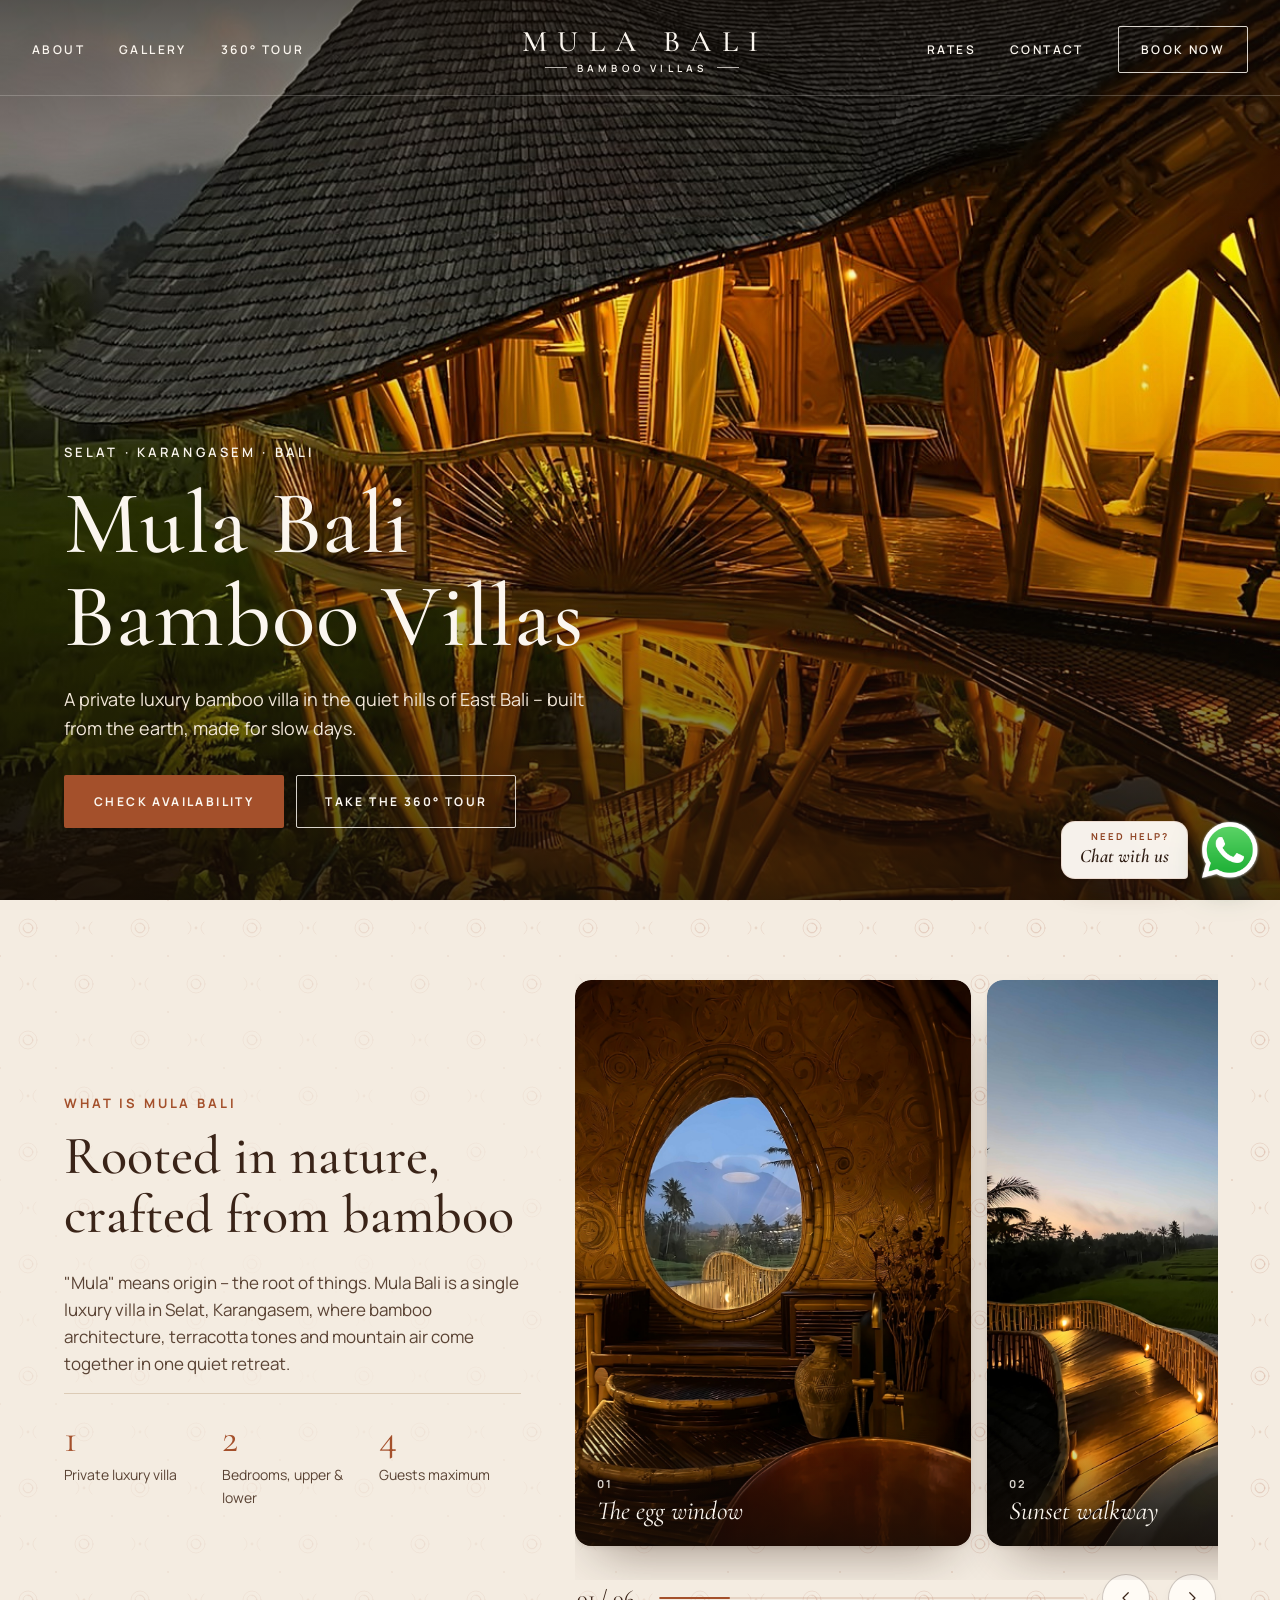
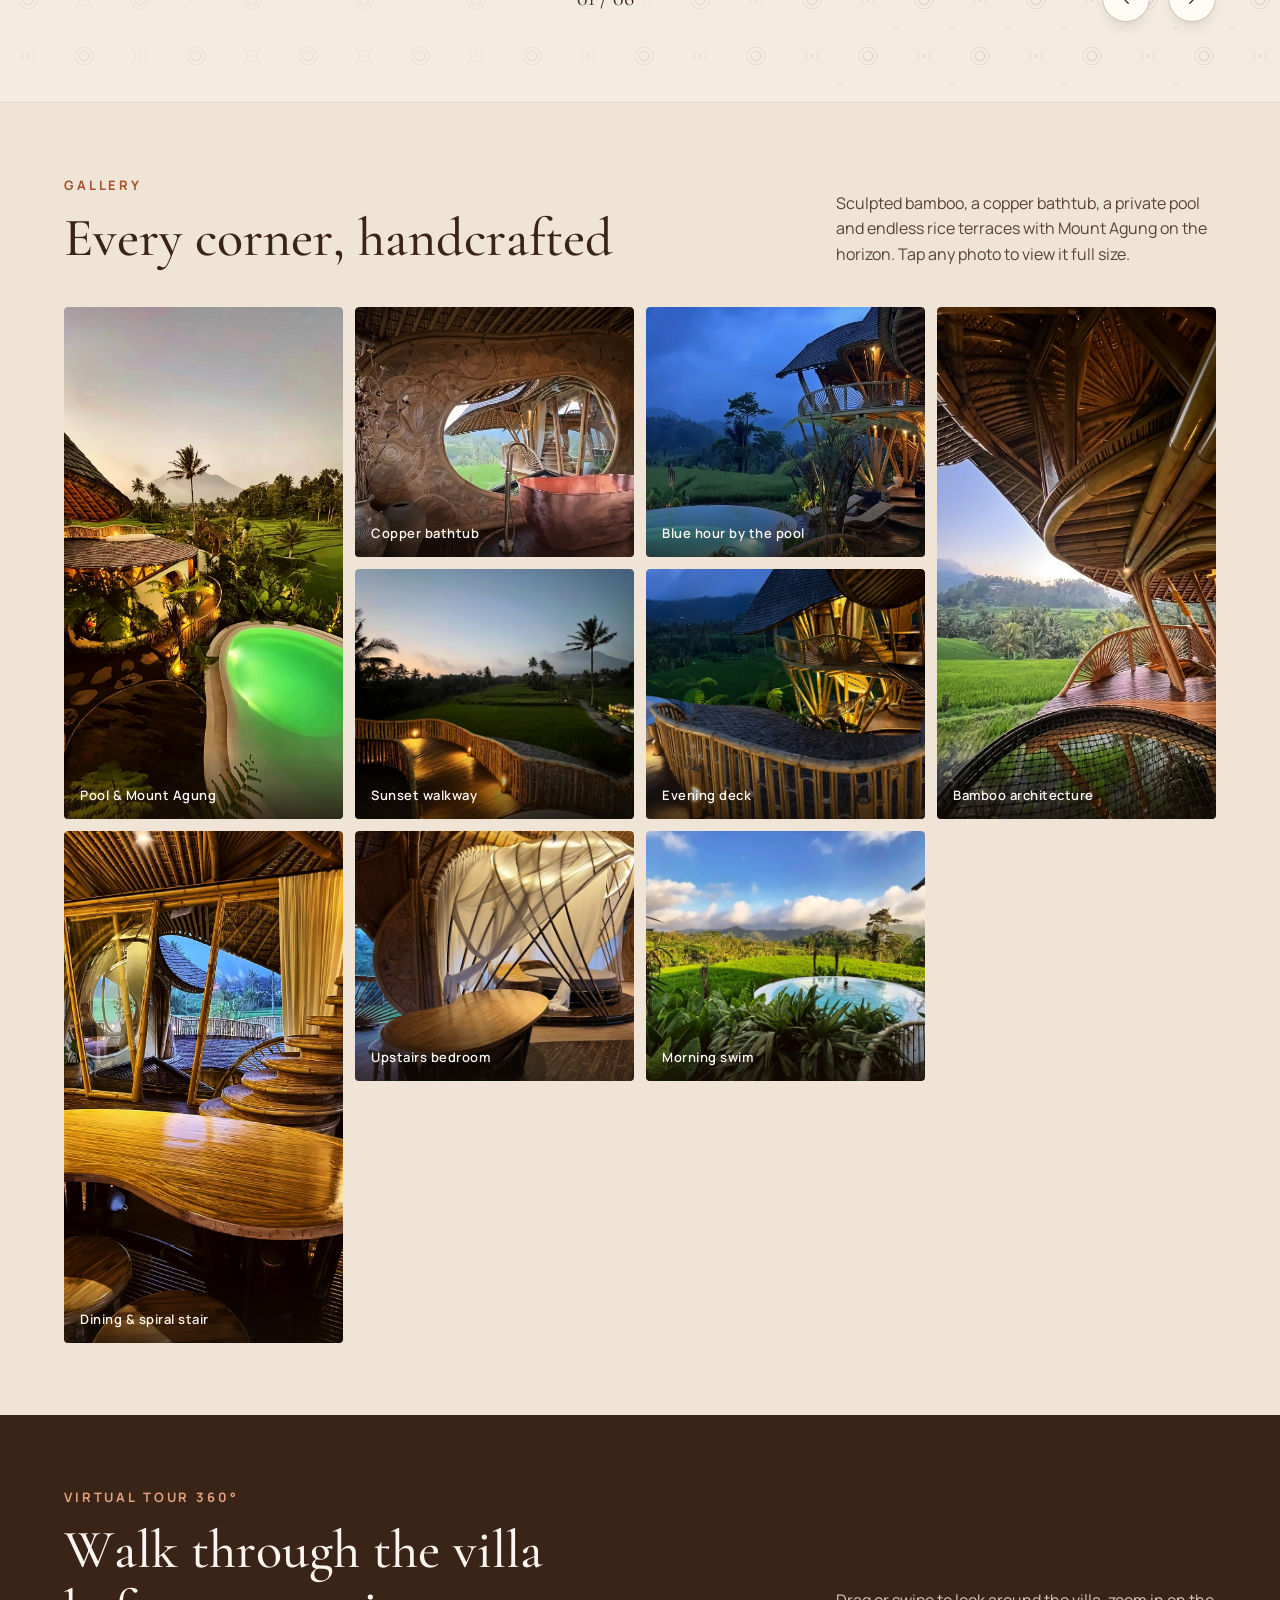
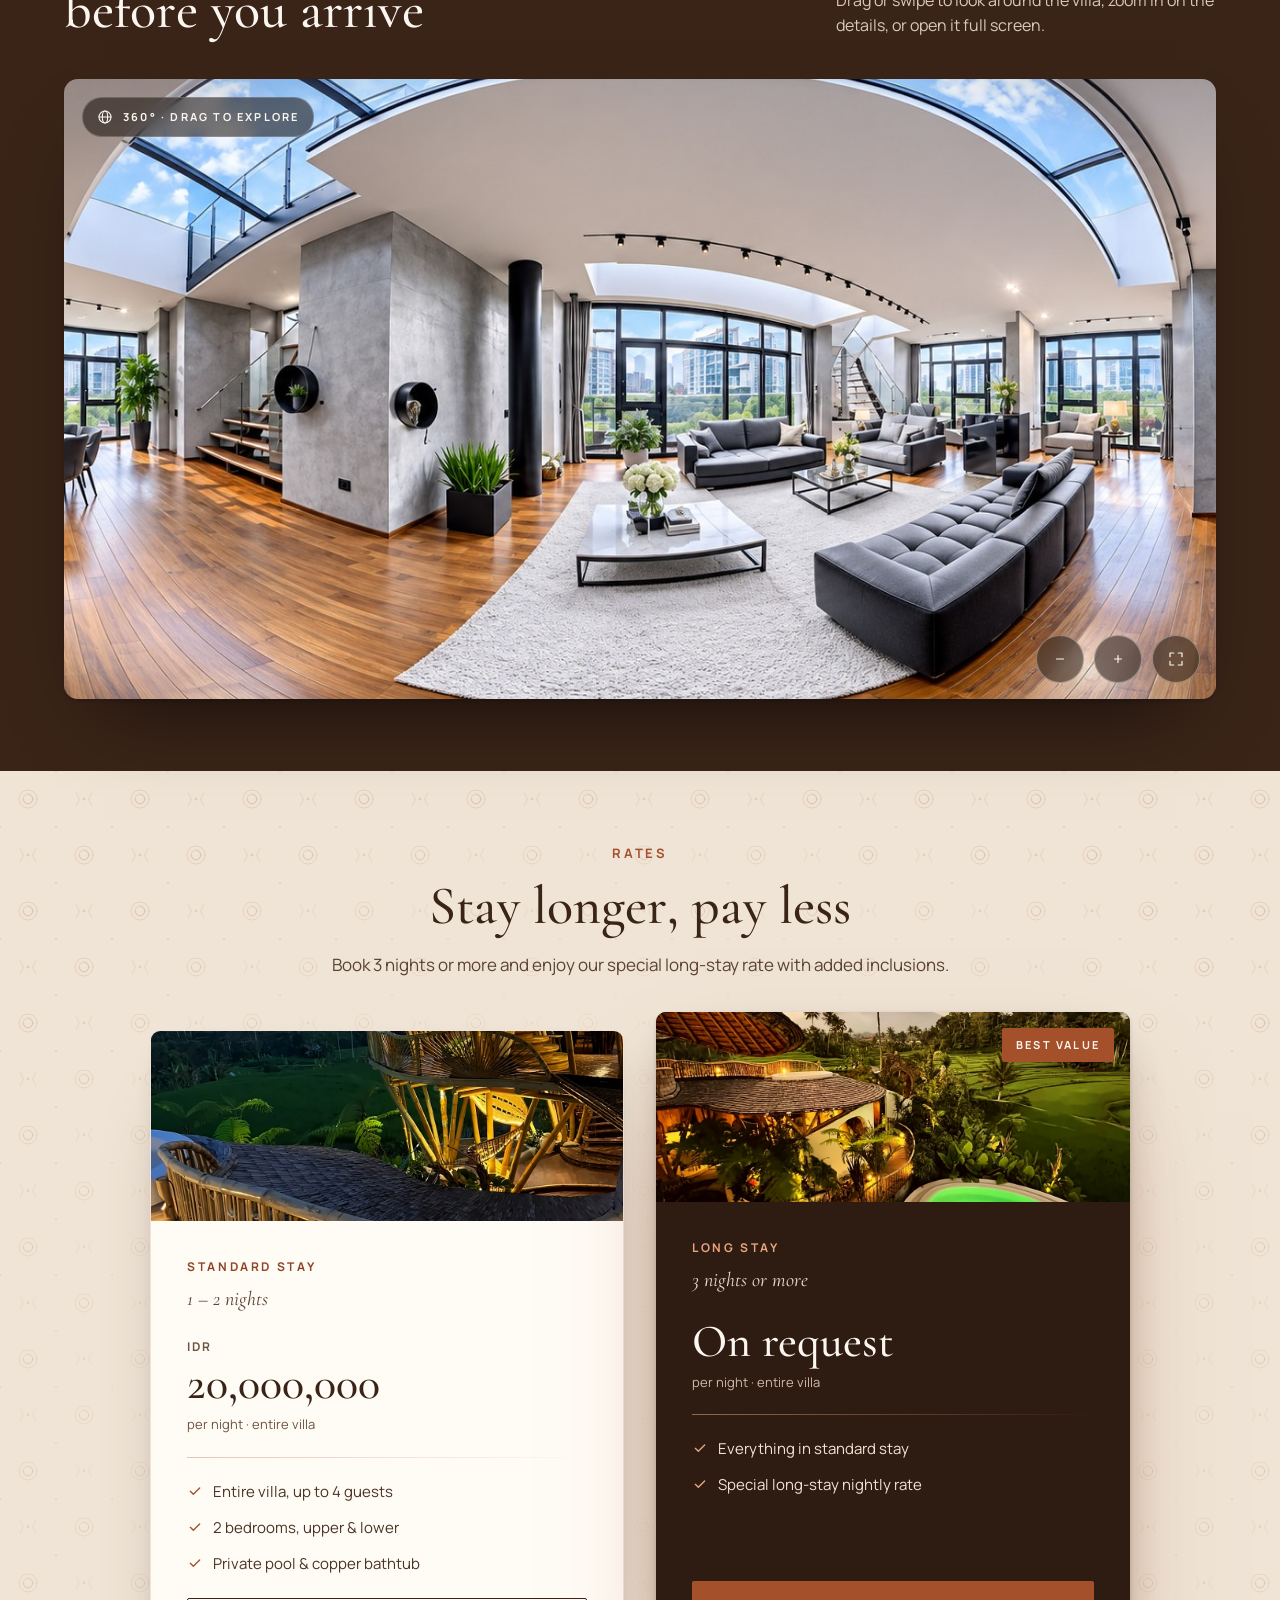
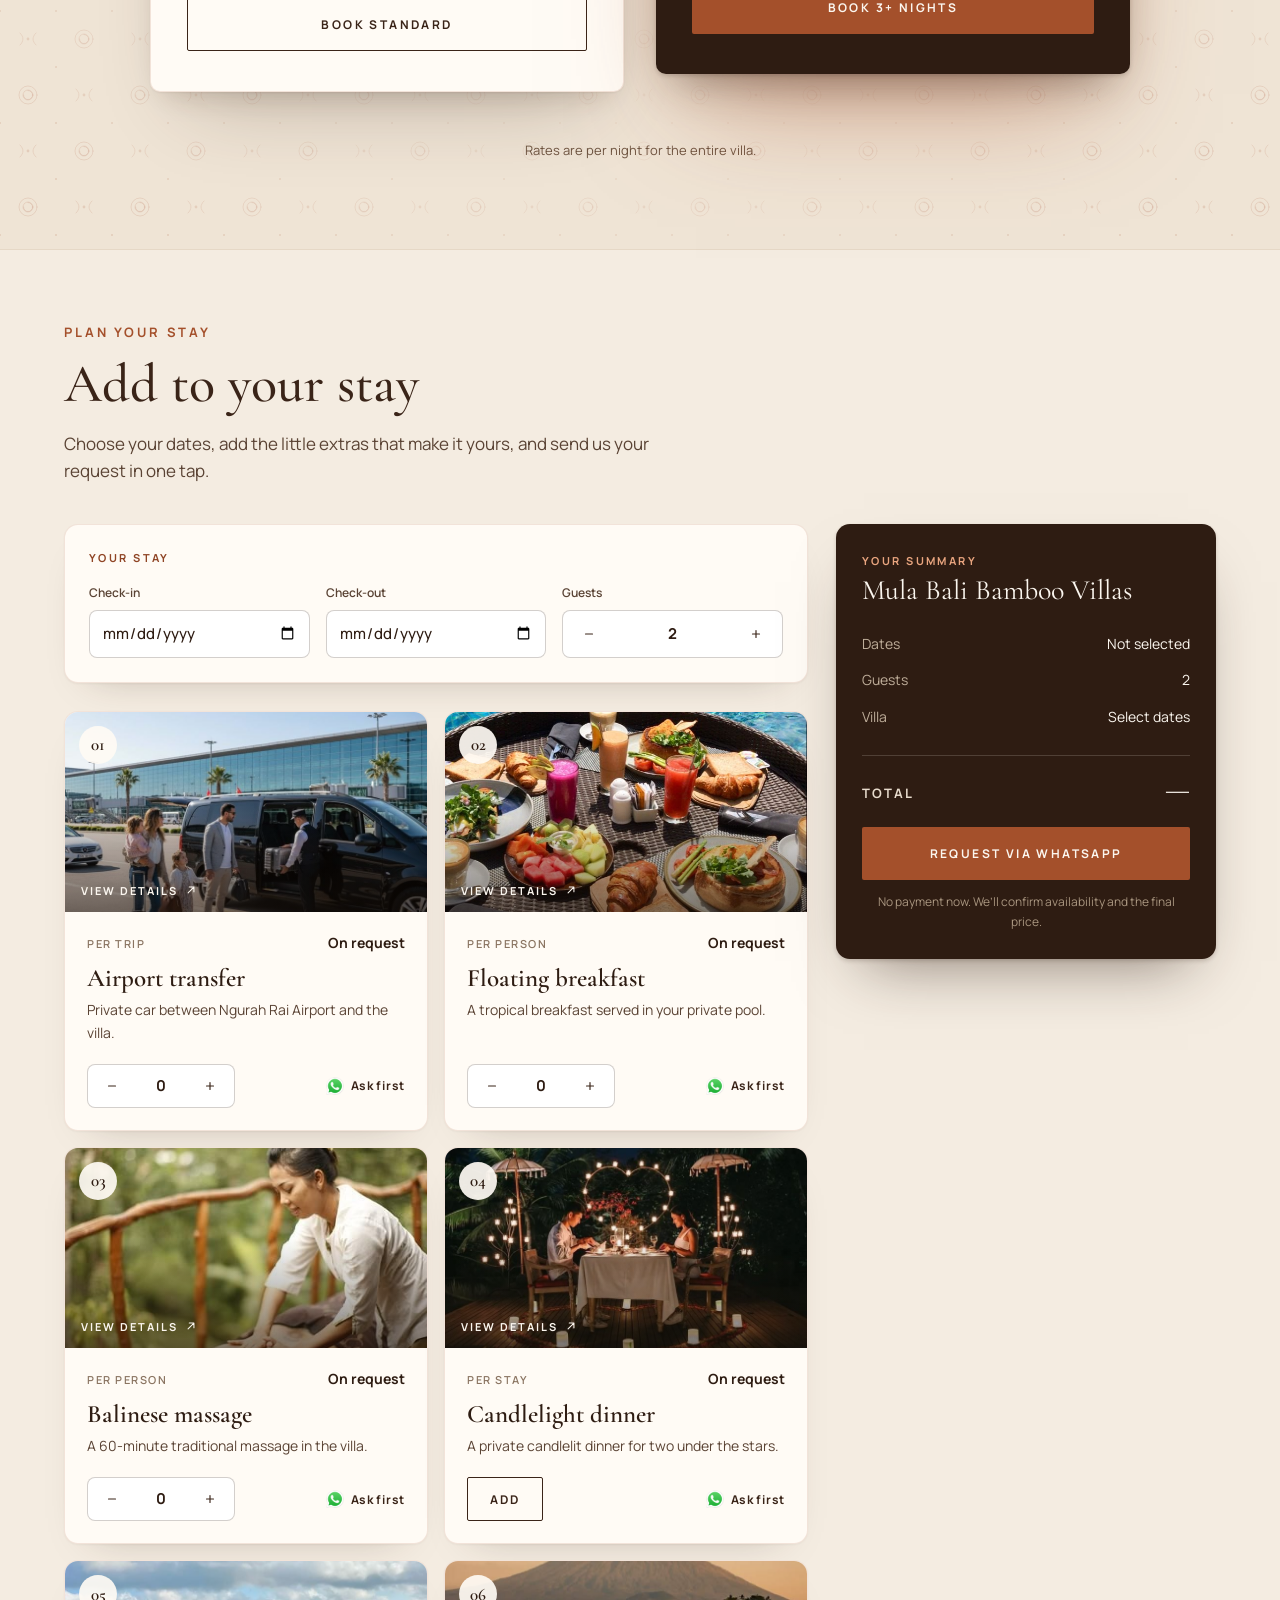
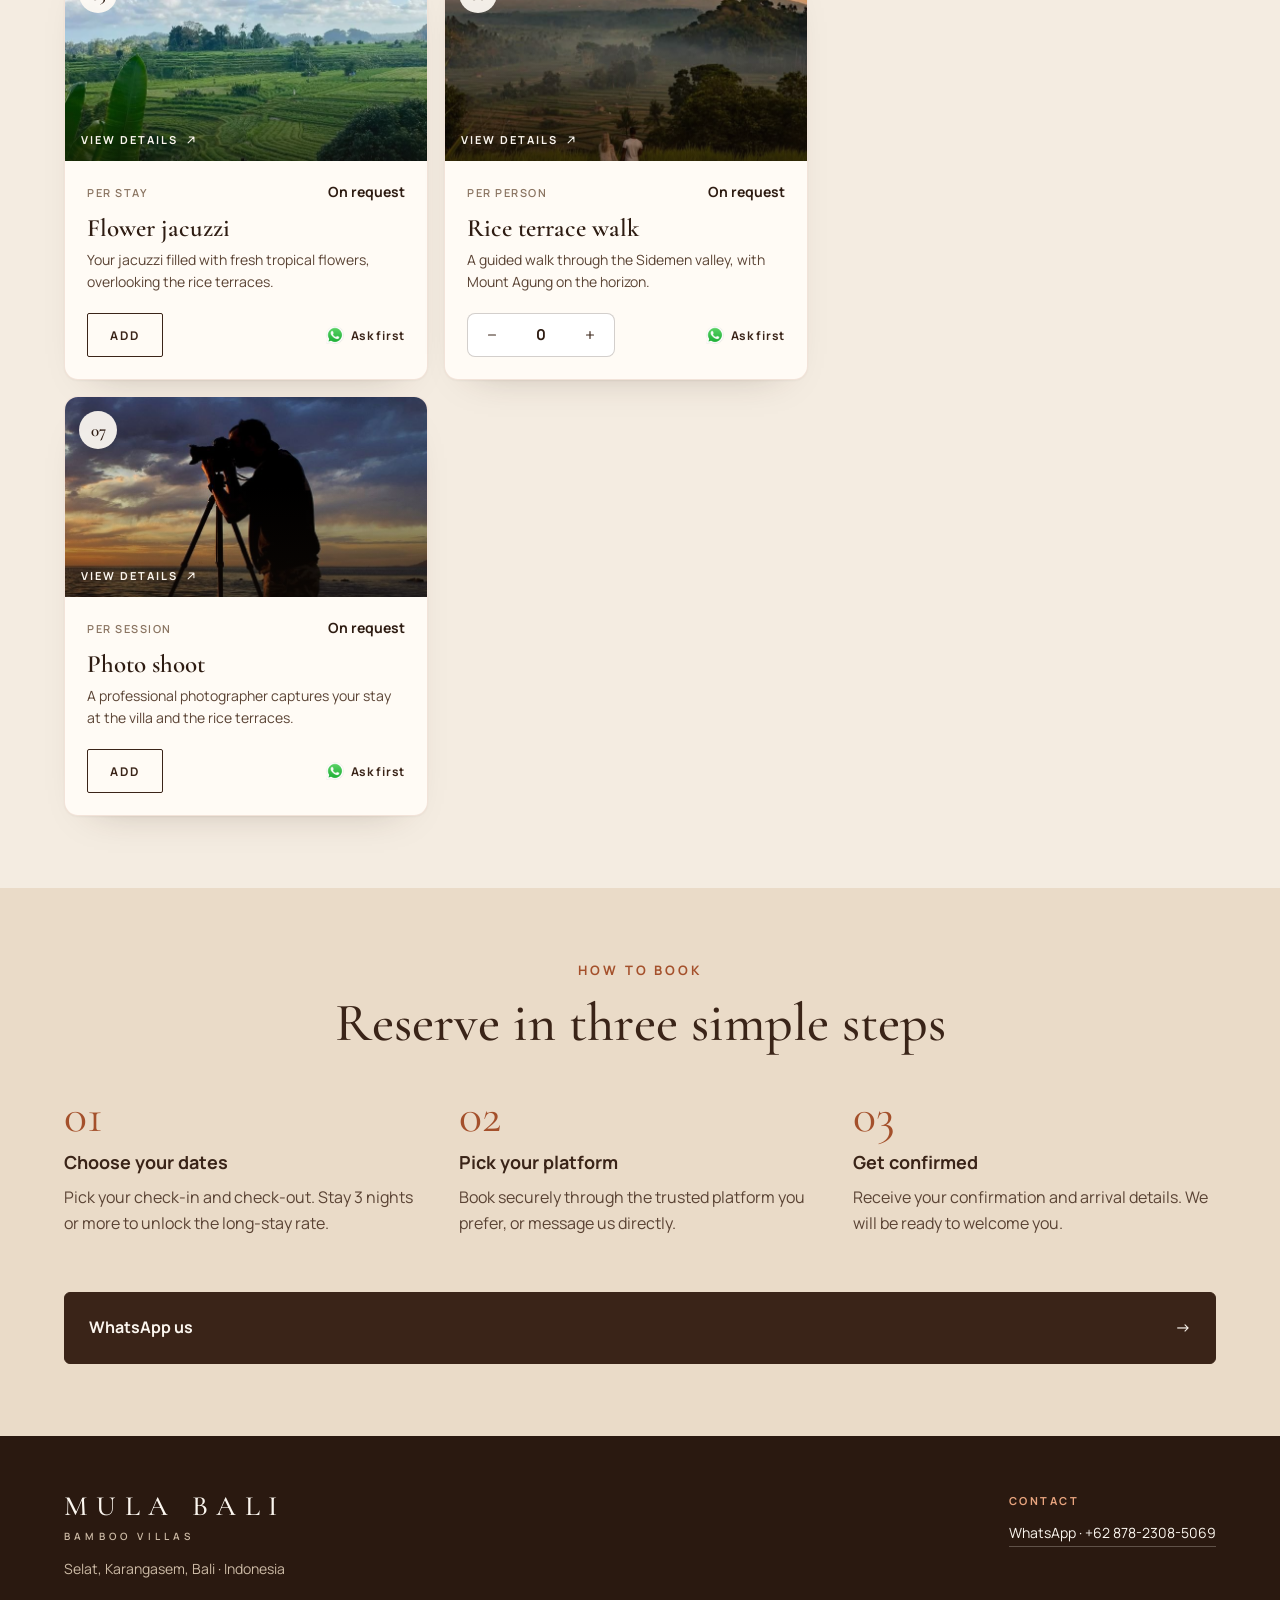
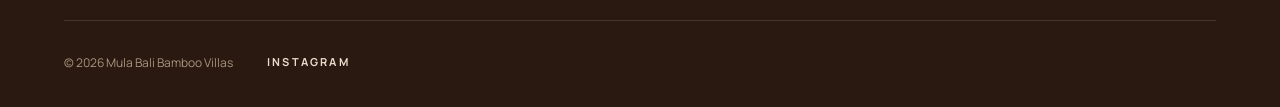
<file: index.html>
<!doctype html>
<html lang="en">
<head>
<meta charset="utf-8">
<meta name="viewport" content="width=device-width, initial-scale=1, viewport-fit=cover">
<title>Mula Bali Bamboo Villas</title>
<meta name="description" content="A private luxury bamboo villa in Selat, Karangasem, East Bali.">
<meta property="og:title" content="Mula Bali Bamboo Villas">
<meta property="og:description" content="A private luxury bamboo villa in Selat, Karangasem, East Bali.">
<meta property="og:image" content="img/hero-villa-dusk.jpg">
<meta name="theme-color" content="#2A1910">
<link rel="icon" href="img/favicon.svg" type="image/svg+xml">
<link rel="preconnect" href="https://fonts.googleapis.com">
<link rel="preconnect" href="https://fonts.gstatic.com" crossorigin>
<link rel="stylesheet" href="https://fonts.googleapis.com/css2?family=Cormorant+Garamond:ital,wght@0,500;0,600;1,500&family=Manrope:wght@400;500;600;700&display=swap">
<link rel="stylesheet" href="style.css">
</head>
<body>
<div class="mb-loader" id="loader" role="status" aria-label="Loading Mula Bali Bamboo Villas">
  <div class="mb-loader-logo">
    <img id="loaderImg" src="img/loader-logo-9x16.jpg" alt="">
    <div class="mb-loader-track"><div class="mb-bar"></div></div>
  </div>
</div>

<main id="app"></main>

<script src="config.js"></script>
<script src="default-content.js"></script>
<script src="app.js"></script>
</body>
</html>
</file>
<file: style.css>
/* Mula Bali Bamboo Villas — website tamu */
:root{
  --cream:#F4ECE1;--sand:#EFE4D5;--sand2:#EADBC8;--paper:#FFFBF5;
  --ink:#2E1C12;--brown:#3A2418;--brown2:#5A4334;--muted:#6E5440;
  --clay:#A4502B;--clay-d:#8F4424;--peach:#E9A57F;--night:#2A1910;
  --serif:'Cormorant Garamond',Georgia,serif;--sans:'Manrope',system-ui,-apple-system,sans-serif;
  --ease:cubic-bezier(.2,.75,.2,1);
}
*{box-sizing:border-box}
html{scroll-behavior:smooth}
body{margin:0;background:var(--cream);color:var(--brown);font-family:var(--sans);font-size:16px;line-height:1.6;-webkit-font-smoothing:antialiased}
img{max-width:100%}
a{color:var(--clay-d)}a:hover{color:#6E331A}
button{font:inherit}
.wrap{max-width:1200px;margin:0 auto;padding:72px 24px}
.eyebrow{margin:0 0 12px;font-size:13px;letter-spacing:.22em;text-transform:uppercase;font-weight:700;color:var(--clay)}
.h2{margin:0;font-family:var(--serif);font-weight:500;font-size:clamp(34px,4.4vw,54px);line-height:1.1}
.lead{margin:0;color:var(--brown2)}
.sec-head{display:flex;flex-wrap:wrap;justify-content:space-between;align-items:flex-end;gap:24px;margin-bottom:40px}
.sec-head > div{max-width:560px}
.sec-head > p{max-width:380px}
.center{text-align:center;max-width:640px;margin:0 auto 52px}
.btn{display:inline-block;text-decoration:none;padding:17px 30px;border-radius:2px;font-size:12px;font-weight:700;letter-spacing:.2em;text-transform:uppercase;transition:filter .2s,background .2s,color .2s}
.btn-clay{background:var(--clay);color:#FBF6EF}.btn-clay:hover{color:#FBF6EF;filter:brightness(1.08)}
.btn-ghost-light{border:1px solid rgba(251,246,239,.85);color:#FBF6EF;padding:16px 28px}.btn-ghost-light:hover{color:#FBF6EF;background:rgba(251,246,239,.1)}
.btn-ghost{border:1px solid var(--brown);color:var(--brown);padding:16px 20px}.btn-ghost:hover{background:var(--brown);color:#FBF6EF}
.pattern{background-image:url(img/pattern-rattan.svg);background-size:112px 112px}

/* ---------- loader ---------- */
.mb-loader{position:fixed;inset:0;z-index:100;background:#ECE0D2;display:flex;align-items:center;justify-content:center;overflow:hidden;transition:opacity .75s ease}
.mb-loader.is-out{opacity:0;pointer-events:none}
.mb-loader-logo{position:relative;height:100%;aspect-ratio:9/16;max-width:100%;animation:mbfade 1s ease both}
.mb-loader-logo img{width:100%;height:100%;object-fit:cover;display:block}
.mb-loader-track{position:absolute;left:50%;top:64%;transform:translateX(-50%);width:30%;min-width:120px;height:2px;background:rgba(164,80,43,.16);border-radius:2px;overflow:hidden}
.mb-bar{width:100%;height:100%;background:rgba(164,80,43,.7);border-radius:2px;transform:scaleX(0);transform-origin:left center;animation:mbload 2.4s cubic-bezier(.45,0,.2,1) .3s forwards}
@keyframes mbload{to{transform:scaleX(1)}}
@keyframes mbfade{from{opacity:0}to{opacity:1}}
@keyframes mbzoomin{from{opacity:0;transform:scale(.96)}to{opacity:1;transform:none}}

/* ---------- text reveal ---------- */
.mb-ch{display:inline-block;white-space:pre;opacity:0;transform:translateY(.38em);filter:blur(8px)}
.mb-word{display:inline-block;white-space:nowrap}
.mb-rise{opacity:0;transform:translateY(16px)}
.mb-go .mb-ch{animation:mbch .9s var(--ease) forwards}
.mb-go .mb-rise{animation:mbrise 1s var(--ease) forwards}
.mb-stagger > *{opacity:0;transform:translateY(26px)}
.mb-stagger.mb-go > *{animation:mbrise 1.05s var(--ease) forwards}
.mb-stagger.mb-go > *:nth-child(2){animation-delay:.1s}.mb-stagger.mb-go > *:nth-child(3){animation-delay:.2s}.mb-stagger.mb-go > *:nth-child(4){animation-delay:.3s}.mb-stagger.mb-go > *:nth-child(5){animation-delay:.4s}.mb-stagger.mb-go > *:nth-child(6){animation-delay:.5s}.mb-stagger.mb-go > *:nth-child(7){animation-delay:.6s}.mb-stagger.mb-go > *:nth-child(8){animation-delay:.7s}.mb-stagger.mb-go > *:nth-child(n+9){animation-delay:.8s}
@keyframes mbch{to{opacity:1;transform:none;filter:blur(0)}}
@keyframes mbrise{to{opacity:1;transform:none}}

/* ---------- hero ---------- */
.hero{position:relative;min-height:820px;min-height:max(640px,100svh);display:flex;align-items:flex-end;background:var(--night);overflow:hidden}
.hero-img{position:absolute;inset:0;width:100%;height:100%;object-fit:cover;object-position:center 62%}
.hero-shade{position:absolute;inset:0;background:linear-gradient(180deg,rgba(20,12,6,.55) 0%,rgba(20,12,6,0) 26%,rgba(20,12,6,.12) 55%,rgba(20,12,6,.82) 100%)}
.nav-wrap{position:absolute;top:0;left:0;right:0;z-index:5}
.nav{max-width:1280px;margin:0 auto;padding:26px 32px 22px;display:grid;grid-template-columns:minmax(0,1fr) auto minmax(0,1fr);align-items:center;gap:16px;border-bottom:1px solid rgba(251,246,239,.22)}
.nav-links{display:flex;flex-wrap:wrap;align-items:center;gap:4px 34px;font-size:12px;font-weight:600;letter-spacing:.2em;text-transform:uppercase}
.nav-links a{text-decoration:none;color:#FBF6EF;padding:12px 0;transition:opacity .2s}
.nav-links a:hover{opacity:.7}
.nav-right{justify-content:flex-end}
.nav-book{border:1px solid rgba(251,246,239,.85);padding:13px 22px !important;border-radius:2px}
.brand{display:flex;flex-direction:column;align-items:center;gap:6px;text-decoration:none;color:#FBF6EF;text-align:center}
.brand:hover{color:#FBF6EF}
.brand-1{font-family:var(--serif);font-size:30px;font-weight:500;letter-spacing:.34em;line-height:1;padding-left:.34em}
.brand-2{display:flex;align-items:center;gap:10px;font-size:10px;font-weight:600;letter-spacing:.42em;line-height:1;padding-left:.42em}
.brand-2::before,.brand-2::after{content:"";display:block;width:22px;height:1px;background:rgba(251,246,239,.7)}
.hero-body{position:relative;max-width:1200px;width:100%;margin:0 auto;padding:0 24px 72px;color:#FBF6EF}
.hero-loc{margin:0 0 14px;font-size:13px;letter-spacing:.24em;text-transform:uppercase;font-weight:600}
.hero h1{margin:0;font-family:var(--serif);font-weight:500;font-size:clamp(44px,7vw,96px);line-height:1.04;letter-spacing:.01em}
.hero h1 > span{display:block}
.hero-sub{margin:22px 0 32px;max-width:520px;font-size:18px;color:#F1E6D8}
.hero-cta{display:flex;flex-wrap:wrap;gap:12px}
@media (max-width:860px){.nav{grid-template-columns:1fr;justify-items:center;padding:20px 16px 14px}.nav > .brand{order:-1}.nav-links,.nav-right{justify-content:center;gap:0 20px;font-size:11px}}

/* ---------- about ---------- */
.about{position:relative;overflow:hidden;border-bottom:1px solid #E6D8C6;background-color:var(--cream);background-image:radial-gradient(ellipse 55% 70% at 26% 50%,rgba(244,236,225,.92) 0%,rgba(244,236,225,.55) 55%,rgba(244,236,225,0) 100%),url(img/pattern-rattan.svg);background-size:auto,112px 112px;background-repeat:no-repeat,repeat}
.about .wrap{padding-top:80px;padding-bottom:80px}
.about-grid{display:grid;grid-template-columns:repeat(auto-fit,minmax(min(100%,320px),1fr));gap:56px;align-items:center}
@media (min-width:900px){.about-grid{grid-template-columns:minmax(0,5fr) minmax(0,7fr)}}
.about .h2{margin-bottom:24px}
.about-p{margin:0 0 16px;font-size:17px;color:var(--brown2)}
.stats{display:grid;grid-template-columns:repeat(3,minmax(0,1fr));gap:16px;border-top:1px solid #DCCBB6;padding-top:24px;margin-top:16px}
.stat-v{margin:0;font-family:var(--serif);font-size:40px;line-height:1;color:var(--clay)}
.stat-l{margin:6px 0 0;font-size:14px;color:var(--brown2)}
.carousel{display:flex;gap:16px;overflow-x:auto;scroll-snap-type:x mandatory;scroll-behavior:smooth;padding:6px 2px 34px;margin:-6px -2px -10px;scrollbar-width:none;-webkit-overflow-scrolling:touch;overscroll-behavior-x:contain}
.carousel::-webkit-scrollbar{display:none}
.slide{margin:0;position:relative;flex:0 0 86%;aspect-ratio:7/10;scroll-snap-align:start;border-radius:16px;overflow:hidden;box-shadow:0 2px 4px rgba(58,36,24,.08),0 26px 50px -24px rgba(58,36,24,.5)}
@media (min-width:900px){.slide{flex-basis:62%}}
.slide figcaption{position:absolute;left:0;right:0;bottom:0;padding:48px 22px 20px;background:linear-gradient(180deg,rgba(20,12,6,0) 0%,rgba(20,12,6,.72) 100%);color:#FBF6EF;pointer-events:none}
.slide-num{display:block;font-size:11px;font-weight:700;letter-spacing:.22em;text-transform:uppercase;opacity:.85}
.slide-cap{display:block;margin-top:4px;font-family:var(--serif);font-size:26px;font-style:italic;line-height:1.15}
.slider-bar{display:flex;align-items:center;gap:18px;margin-top:4px}
.slider-count{margin:0;font-family:var(--serif);font-size:22px;color:var(--brown);min-width:64px}
.slider-track{flex-grow:1;height:2px;background:rgba(164,80,43,.16);border-radius:2px;overflow:hidden}
.slider-fill{height:100%;background:var(--clay);border-radius:2px;transition:width .4s ease}
.round-btn{width:48px;height:48px;flex-shrink:0;border-radius:50%;border:1px solid rgba(58,36,24,.25);background:var(--paper);color:var(--brown);display:flex;align-items:center;justify-content:center;cursor:pointer;padding:0;box-shadow:0 8px 18px -12px rgba(58,36,24,.45);transition:background .2s,color .2s,border-color .2s}
.round-btn:hover{background:var(--brown);color:#FBF6EF;border-color:var(--brown)}
.zoom{display:block;width:100%;height:100%;padding:0;margin:0;border:0;background:none;cursor:zoom-in;overflow:hidden;border-radius:inherit;color:inherit}
.zoom img{width:100%;height:100%;object-fit:cover;display:block;transition:transform 1.2s var(--ease)}
.zoom:hover img{transform:scale(1.045)}
:focus-visible{outline:2px solid var(--clay);outline-offset:3px}

/* ---------- gallery ---------- */
.gallery{background:var(--sand)}
.gal-grid{display:grid;grid-template-columns:repeat(auto-fill,minmax(260px,1fr));grid-auto-rows:250px;grid-auto-flow:dense;gap:12px}
.gal-item{margin:0;position:relative;overflow:hidden;border-radius:4px}
.gal-item.tall{grid-row:span 2}
.gal-item figcaption{position:absolute;left:0;right:0;bottom:0;padding:32px 16px 14px;background:linear-gradient(180deg,rgba(20,12,6,0) 0%,rgba(20,12,6,.7) 100%);color:#FBF6EF;font-size:13px;font-weight:600;letter-spacing:.04em;pointer-events:none}

/* ---------- lightbox ---------- */
.lightbox{position:fixed;inset:0;z-index:90;background:rgba(18,11,6,.94);display:flex;align-items:center;justify-content:center;padding:72px 76px 28px;outline:none;animation:mbfade .35s ease both}
.lightbox[hidden]{display:none}
.lb-btn{position:absolute;width:48px;height:48px;border-radius:50%;border:1px solid rgba(251,246,239,.35);background:rgba(251,246,239,.08);color:#FBF6EF;display:flex;align-items:center;justify-content:center;cursor:pointer;padding:0;transition:background .2s}
.lb-btn:hover{background:rgba(251,246,239,.2)}
.lb-close{top:16px;right:16px}.lb-prev{left:14px;top:50%;transform:translateY(-50%)}.lb-next{right:14px;top:50%;transform:translateY(-50%)}
.lightbox figure{margin:0;height:100%;max-width:100%;display:flex;flex-direction:column;align-items:center;justify-content:center;gap:16px}
.lightbox img{max-width:100%;max-height:calc(100% - 44px);object-fit:contain;border-radius:4px;box-shadow:0 40px 90px -30px rgba(0,0,0,.8);display:block;animation:mbzoomin .5s var(--ease) both}
.lightbox figcaption{display:flex;gap:18px;align-items:baseline;color:#EFE4D5}
.lb-cap{font-family:var(--serif);font-size:22px;font-style:italic}
.lb-count{font-size:12px;font-weight:600;letter-spacing:.2em;color:#BFAE9A}
@media (max-width:600px){.lightbox{padding:64px 12px 88px}.lb-prev,.lb-next{top:auto;bottom:18px;transform:none}.lb-prev{left:calc(50% - 60px)}.lb-next{right:calc(50% - 60px)}}

/* ---------- tour ---------- */
.tour{background:var(--brown);color:#FBF6EF}
.tour .eyebrow{color:#E3A27F}
.tour .lead{color:#D9C9B6}
.tour-box{position:relative;height:clamp(380px,56vw,620px);border-radius:14px;overflow:hidden;background:#1E130C;cursor:grab;touch-action:pan-y;user-select:none;-webkit-user-select:none;box-shadow:0 2px 4px rgba(0,0,0,.2),0 40px 80px -40px rgba(0,0,0,.7)}
.tour-box.is-full{position:fixed;inset:0;height:auto;border-radius:0;z-index:95}
.tour-img{position:absolute;left:0;top:0;max-width:none;transform-origin:0 0;will-change:transform;pointer-events:none}
.tour-vignette{position:absolute;inset:0;pointer-events:none;background:radial-gradient(ellipse 120% 90% at 50% 50%,rgba(0,0,0,0) 55%,rgba(14,8,4,.55) 100%)}
.tour-tag{position:absolute;top:18px;left:18px;margin:0;display:flex;align-items:center;gap:10px;background:rgba(20,12,6,.55);backdrop-filter:blur(8px);-webkit-backdrop-filter:blur(8px);color:#FBF6EF;font-size:11px;font-weight:700;letter-spacing:.2em;text-transform:uppercase;padding:10px 14px;border-radius:999px;border:1px solid rgba(251,246,239,.2);pointer-events:none}
.tour-ctrl{position:absolute;right:16px;bottom:16px;display:flex;gap:10px}
.tour-ctrl .lb-btn{position:static;background:rgba(20,12,6,.5);backdrop-filter:blur(8px);-webkit-backdrop-filter:blur(8px)}

/* ---------- rates ---------- */
.rates{background-color:var(--sand);background-image:radial-gradient(ellipse 60% 55% at 50% 55%,rgba(239,228,213,.95) 0%,rgba(239,228,213,.6) 60%,rgba(239,228,213,0) 100%),url(img/pattern-rattan.svg);background-size:auto,112px 112px;background-repeat:no-repeat,repeat}
.rates .wrap{padding-bottom:88px}
.rates .h2{margin-bottom:16px}
.rate-grid{display:grid;grid-template-columns:repeat(2,minmax(0,1fr));gap:32px;max-width:980px;margin:0 auto;align-items:stretch}
.rate-grid > div{display:flex}
.rate{width:100%;background:var(--paper);border:1px solid rgba(164,80,43,.14);border-radius:10px;overflow:hidden;display:flex;flex-direction:column;box-shadow:0 1px 2px rgba(58,36,24,.06),0 14px 28px -14px rgba(58,36,24,.22),0 44px 80px -40px rgba(58,36,24,.3)}
.rate.featured{position:relative;background:var(--ink);color:#FBF6EF;border:0;transform:translateY(-18px);box-shadow:0 2px 4px rgba(46,28,18,.18),0 22px 44px -18px rgba(46,28,18,.45),0 60px 110px -40px rgba(164,80,43,.55)}
.rate-media{position:relative}
.rate-img{width:100%;height:190px;object-fit:cover;display:block}
.rate-badge{position:absolute;top:16px;right:16px;margin:0;background:var(--clay);color:#FBF6EF;font-size:11px;font-weight:700;letter-spacing:.2em;text-transform:uppercase;padding:8px 14px;border-radius:2px;box-shadow:0 8px 18px -8px rgba(0,0,0,.5)}
.rate-body{padding:36px 36px 40px;display:flex;flex-direction:column;gap:22px;flex-grow:1}
.rate-label{margin:0;font-size:12px;font-weight:700;letter-spacing:.22em;text-transform:uppercase;color:var(--clay-d)}
.featured .rate-label{color:var(--peach)}
.rate-nights{margin:6px 0 0;font-family:var(--serif);font-style:italic;font-size:20px;color:var(--brown2)}
.featured .rate-nights{color:#E8DCCD}
.rate-cur{margin:0 0 4px;font-size:12px;font-weight:700;letter-spacing:.18em;color:var(--muted)}
.featured .rate-cur,.featured .rate-per{color:#CDBBA6}
.rate-price{margin:0;font-family:var(--serif);font-weight:500;font-size:clamp(26px,3.6vw,48px);line-height:1;color:var(--brown)}
.featured .rate-price{color:#FBF6EF}
.rate-per{margin:8px 0 0;font-size:13px;color:var(--muted)}
.rate-rule{height:1px;background:linear-gradient(90deg,rgba(164,80,43,.3),rgba(164,80,43,0))}
.featured .rate-rule{background:linear-gradient(90deg,rgba(233,165,127,.55),rgba(233,165,127,0))}
.rate-list{display:flex;flex-direction:column;gap:12px;font-size:15px;color:#4A3326}
.featured .rate-list{color:#EFE4D5}
.rate-list p{margin:0;display:flex;gap:10px;align-items:flex-start}
.rate-list svg{flex-shrink:0;margin-top:3px;stroke:var(--clay)}
.featured .rate-list svg{stroke:var(--peach)}
.rate .btn{margin-top:auto;text-align:center}
.rate-note{margin:48px auto 0;max-width:640px;text-align:center;font-size:13px;color:var(--muted)}
@media (max-width:680px){.rate-grid{gap:12px;margin:0 -8px}.rate-body{padding:18px 14px 20px;gap:14px}.rate-img{height:110px}.rate-list{font-size:12.5px;gap:8px}.rate.featured{transform:translateY(-8px)}.rate .btn{letter-spacing:.12em;padding:13px 8px;font-size:10.5px}.rate-badge{top:8px;right:8px;font-size:9px;padding:6px 8px}}

/* ---------- add-ons ---------- */
.extras{background:var(--cream);border-top:1px solid #E6D8C6}
.extras .sec-intro{max-width:640px;margin:0 0 40px}
.extras .h2{margin-bottom:16px}
.ex-grid{display:grid;grid-template-columns:minmax(0,1fr);gap:28px;align-items:start}
@media (min-width:980px){.ex-grid{grid-template-columns:minmax(0,1fr) 380px}.ex-summary{position:sticky;top:24px}}
.ex-left{min-width:0;display:flex;flex-direction:column;gap:28px}
.panel{background:var(--paper);border:1px solid rgba(164,80,43,.14);border-radius:14px;padding:24px;box-shadow:0 1px 2px rgba(58,36,24,.05),0 18px 40px -28px rgba(58,36,24,.35)}
.panel-label{margin:0 0 16px;font-size:11px;font-weight:700;letter-spacing:.22em;text-transform:uppercase;color:var(--clay-d)}
.fields{display:grid;grid-template-columns:repeat(auto-fit,minmax(150px,1fr));gap:16px}
.field{display:flex;flex-direction:column;gap:8px;min-width:0}
.field label,.field .flabel{margin:0;font-size:12px;font-weight:600;color:var(--brown2)}
.field input{height:48px;width:100%;border:1px solid rgba(58,36,24,.22);border-radius:8px;background:#fff;padding:0 12px;font:500 15px var(--sans);color:var(--ink)}
.field input:focus{outline:2px solid var(--clay);outline-offset:1px;border-color:var(--clay)}
.date-err{margin:14px 0 0;font-size:13px;color:var(--clay)}
.step{display:flex;align-items:center;justify-content:space-between;height:48px;border:1px solid rgba(58,36,24,.22);border-radius:8px;background:#fff;padding:0 4px}
.step button{width:44px;height:44px;border:0;background:none;border-radius:6px;color:var(--brown);display:flex;align-items:center;justify-content:center;cursor:pointer;padding:0}
.step button:hover{background:var(--cream)}
.step span{min-width:28px;text-align:center;font-weight:700;font-size:15px;color:var(--ink)}
.step-sm{height:44px;width:148px}
.step-sm button{width:40px;height:40px}
.ex-list{display:grid;grid-template-columns:repeat(auto-fill,minmax(250px,1fr));gap:16px}
.addon{display:flex;flex-direction:column;overflow:hidden;background:var(--paper);border:1px solid rgba(164,80,43,.14);border-radius:14px;box-shadow:0 1px 2px rgba(58,36,24,.05),0 18px 40px -30px rgba(58,36,24,.35);transition:border-color .25s,box-shadow .25s,background-color .25s}
.addon.is-on{border-color:rgba(164,80,43,.7);background:#FFF6EC;box-shadow:0 0 0 1px rgba(164,80,43,.35),0 22px 44px -28px rgba(164,80,43,.55)}
.addon-media{position:relative;display:block;width:100%;height:200px;padding:0;margin:0;border:0;background:var(--ink);cursor:pointer;overflow:hidden}
.addon-media img{width:100%;height:100%;object-fit:cover;display:block;transition:transform 1.2s var(--ease)}
.addon-media::after{content:"";position:absolute;inset:0;background:linear-gradient(180deg,rgba(20,12,6,0) 45%,rgba(20,12,6,.55) 100%)}
.addon-media:hover img{transform:scale(1.05)}
.addon-num{position:absolute;top:14px;left:14px;z-index:1;min-width:38px;height:38px;padding:0 8px;border-radius:999px;background:rgba(255,251,245,.92);color:var(--ink);font:600 17px var(--serif);display:flex;align-items:center;justify-content:center}
.addon-badge{position:absolute;top:14px;right:14px;z-index:1;display:none;background:var(--clay);color:#FBF6EF;font:700 10px var(--sans);letter-spacing:.2em;text-transform:uppercase;padding:7px 11px;border-radius:2px}
.addon.is-on .addon-badge{display:block}
.addon-view{position:absolute;left:16px;bottom:14px;z-index:1;display:flex;align-items:center;gap:6px;color:#FBF6EF;font:700 11px var(--sans);letter-spacing:.18em;text-transform:uppercase}
.addon-body{display:flex;flex-direction:column;flex-grow:1;padding:20px 22px 22px}
.addon-top{display:flex;justify-content:space-between;align-items:baseline;gap:12px}
.ex-price{margin:0;font-size:14px;font-weight:700;color:var(--ink);white-space:nowrap}
.ex-unit{margin:2px 0 0;font-size:11px;font-weight:600;letter-spacing:.14em;text-transform:uppercase;color:#8A7461}
.addon h3{margin:10px 0 6px;font-family:var(--serif);font-weight:600;font-size:25px;line-height:1.15;color:var(--ink)}
.addon-desc{margin:0 0 20px;font-size:14px;color:var(--brown2);flex-grow:1}
.addon-actions{display:flex;align-items:center;justify-content:space-between;gap:12px;flex-wrap:wrap}
.ex-add{display:flex;align-items:center;gap:8px;height:44px;padding:0 22px;border-radius:2px;border:1px solid var(--brown);background:none;color:var(--brown);font:700 12px var(--sans);letter-spacing:.18em;text-transform:uppercase;cursor:pointer;transition:background .2s,color .2s}
.ex-add:hover{background:var(--brown);color:#FBF6EF}
.ex-add.is-on{background:var(--clay);border-color:var(--clay);color:#FBF6EF}
.ex-add-lg{height:48px;padding:0 26px}
.ask{display:inline-flex;align-items:center;gap:7px;min-height:44px;color:var(--brown);text-decoration:none;font:700 12px var(--sans);letter-spacing:.06em}
.ask:hover{color:#1F7A44}
.ex-summary{background:var(--ink);color:#E8DCCD;border-radius:14px;padding:28px 26px;box-shadow:0 2px 4px rgba(46,28,18,.18),0 30px 60px -28px rgba(46,28,18,.55)}
.sum-kicker{margin:0 0 4px;font-size:11px;font-weight:700;letter-spacing:.22em;text-transform:uppercase;color:var(--peach)}
.sum-title{margin:0 0 20px;font-family:var(--serif);font-size:28px;line-height:1.15;color:#FBF6EF}
.sum-row{display:flex;justify-content:space-between;gap:16px;padding:7px 0;font-size:14px}
.sum-row span:first-child{color:#BFAE9A}
.sum-row span:last-child{text-align:right;color:#FBF6EF}
.sum-sub{font-size:13px;padding:5px 0}
.sum-h{margin:18px 0 8px;font-size:11px;font-weight:700;letter-spacing:.2em;text-transform:uppercase;color:#CDBBA6}
.sum-rule{height:1px;background:rgba(251,246,239,.16);margin:20px 0 16px}
.sum-total{display:flex;justify-content:space-between;align-items:baseline;gap:12px}
.sum-total span:first-child{font-size:13px;font-weight:700;letter-spacing:.16em;text-transform:uppercase;color:#E8DCCD}
.sum-total span:last-child{font-family:var(--serif);font-size:30px;color:#FBF6EF;text-align:right;line-height:1.1}
.sum-note{margin:10px 0 0;font-size:12px;color:#BFAE9A}
.ex-cta{display:block;margin-top:22px;text-align:center;text-decoration:none;background:var(--clay);color:#FBF6EF;padding:17px 20px;border-radius:2px;font-size:12px;font-weight:700;letter-spacing:.2em;text-transform:uppercase;transition:filter .2s}
.ex-cta:hover{color:#FBF6EF;filter:brightness(1.08)}
.sum-foot{margin:12px 0 0;font-size:12px;color:#A8957F;text-align:center}

/* add-on detail */
.exd{position:fixed;inset:0;z-index:92;background:rgba(18,11,6,.72);-webkit-backdrop-filter:blur(6px);backdrop-filter:blur(6px);display:flex;align-items:center;justify-content:center;padding:20px;outline:none;animation:mbfade .3s ease both}
.exd[hidden]{display:none}
.exd-card{position:relative;width:100%;max-width:960px;max-height:100%;overflow:auto;background:var(--paper);border-radius:18px;display:grid;grid-template-columns:minmax(0,1fr);box-shadow:0 40px 100px -30px rgba(0,0,0,.7);animation:mbzoomin .45s var(--ease) both}
@media (min-width:820px){.exd-card{grid-template-columns:minmax(0,46fr) minmax(0,54fr)}.exd-media{min-height:560px}}
.exd-media{position:relative;min-height:260px;background:var(--ink)}
.exd-media img{position:absolute;inset:0;width:100%;height:100%;object-fit:cover;display:block}
.exd-body{position:relative;padding:44px 40px 32px}
.exd-close{position:absolute;top:14px;right:14px;width:44px;height:44px;border-radius:50%;border:1px solid rgba(58,36,24,.18);background:#fff;color:var(--brown);display:flex;align-items:center;justify-content:center;cursor:pointer;padding:0}
.exd-close:hover{background:var(--cream)}
.exd-kicker{margin:0 0 10px;font-size:11px;font-weight:700;letter-spacing:.22em;text-transform:uppercase;color:var(--clay-d)}
.exd h3{margin:0 0 14px;font-family:var(--serif);font-weight:500;font-size:clamp(32px,4vw,44px);line-height:1.05;color:var(--ink)}
.exd-desc{margin:0 0 12px;font-size:16px;color:#4A3326}
.exd-detail{margin:0 0 24px;font-size:14px;color:var(--muted);white-space:pre-line}
.exd-price{display:flex;justify-content:space-between;align-items:baseline;gap:16px;padding:16px 0;border-top:1px solid rgba(164,80,43,.18);border-bottom:1px solid rgba(164,80,43,.18);margin-bottom:22px}
.exd-price span:first-child{font-family:var(--serif);font-size:28px;color:var(--ink)}
.exd-actions{display:flex;flex-wrap:wrap;align-items:center;gap:12px}
.exd-ask{display:inline-flex;align-items:center;gap:10px;height:48px;padding:0 22px;border-radius:2px;border:1px solid rgba(31,122,68,.45);color:#1A5E37;background:#F1FAF4;text-decoration:none;font:700 12px var(--sans);letter-spacing:.14em;text-transform:uppercase;transition:background .2s}
.exd-ask:hover{background:#E2F4E8;color:#1A5E37}
.exd-hint{margin:18px 0 0;font-size:12px;color:#8A7461}
.exd-done{display:block;margin:20px 0 0;padding:10px 0;border:0;background:none;color:var(--clay-d);font:700 12px var(--sans);letter-spacing:.16em;text-transform:uppercase;cursor:pointer;text-decoration:underline;text-underline-offset:4px}
@media (max-width:680px){.exd{padding:0;align-items:flex-end}.exd-card{border-radius:18px 18px 0 0;max-height:92%}.exd-body{padding:30px 22px 26px}}

/* ---------- booking ---------- */
.book{background:var(--sand2)}
.book .center{margin-bottom:40px}
.steps{display:grid;grid-template-columns:repeat(auto-fit,minmax(240px,1fr));gap:32px;margin-bottom:56px}
.step-n{margin:0 0 8px;font-family:var(--serif);font-size:48px;line-height:1;color:var(--clay)}
.steps h3{margin:0 0 8px;font-size:18px;font-weight:700}
.steps p:last-child{margin:0;color:var(--brown2)}
.book-links{display:grid;grid-template-columns:repeat(auto-fit,minmax(220px,1fr));gap:16px}
.book-link{text-decoration:none;background:#FBF6EF;color:var(--brown);border:1px solid #DCCBB6;border-radius:6px;padding:22px 24px;display:flex;justify-content:space-between;align-items:center;font-weight:700;transition:border-color .2s,box-shadow .2s}
.book-link:hover{color:var(--brown);border-color:var(--clay);box-shadow:0 14px 30px -20px rgba(58,36,24,.5)}
.book-link span{font-weight:500;color:var(--clay)}
.book-link.wa{background:var(--brown);color:#FBF6EF;border-color:var(--brown)}
.book-link.wa span{color:#FBF6EF}

/* ---------- footer ---------- */
.foot{background:var(--night);color:#CDBBA6}
.foot-in{max-width:1200px;margin:0 auto;padding:56px 24px 0}
.foot-top{display:flex;flex-wrap:wrap;justify-content:space-between;align-items:flex-start;gap:36px;padding-bottom:40px;border-bottom:1px solid rgba(251,246,239,.12)}
.foot-brand{margin:0;font-family:var(--serif);font-size:28px;font-weight:500;letter-spacing:.3em;color:#FBF6EF;line-height:1}
.foot-brand2{margin:8px 0 14px;font-size:10px;font-weight:600;letter-spacing:.42em}
.foot-col{display:flex;flex-direction:column;gap:8px;font-size:14px}
.foot-col p{margin:0}
.foot-h{margin:0 0 4px !important;font-size:11px;font-weight:700;letter-spacing:.22em;text-transform:uppercase;color:var(--peach)}
.foot-link{color:#FBF6EF;text-decoration:none;border-bottom:1px solid rgba(251,246,239,.25);padding-bottom:2px;align-self:flex-start}
.foot-link:hover{color:var(--peach);border-color:var(--peach)}
.foot-bar{display:flex;flex-wrap:wrap;align-items:center;gap:14px 28px;padding:22px 0 26px}
.foot-bar > p{margin:0;font-size:12px;color:#A8957F}
.socials{display:flex;align-items:center;gap:8px;flex-wrap:wrap}
.socials i{width:3px;height:3px;border-radius:50%;background:rgba(251,246,239,.3)}
.social{display:inline-block;padding:10px 6px;font-size:11px;font-weight:700;letter-spacing:.2em;text-transform:uppercase;color:#E8DCCD;text-decoration:none;transition:color .2s}
.social:hover{color:var(--peach)}
@media (min-width:681px){.foot-bar{padding-right:240px}}
@media (max-width:680px){.foot-bar{padding-bottom:96px}}

/* ---------- floating WhatsApp ---------- */
.wa-float{position:fixed;right:max(20px,env(safe-area-inset-right));bottom:max(20px,env(safe-area-inset-bottom));z-index:80;display:flex;align-items:center;gap:12px;text-decoration:none;color:var(--brown);border-radius:999px}
.wa-float:hover{color:var(--brown)}
.wa-label{display:flex;flex-direction:column;align-items:flex-end;gap:2px;padding:10px 18px 11px;background:rgba(255,251,245,.96);-webkit-backdrop-filter:blur(10px);backdrop-filter:blur(10px);border:1px solid rgba(164,80,43,.14);border-radius:14px 14px 4px 14px;box-shadow:0 1px 2px rgba(58,36,24,.08),0 14px 32px -14px rgba(58,36,24,.45);line-height:1.15;transition:transform .35s var(--ease)}
.wa-kicker{font-size:9.5px;font-weight:700;letter-spacing:.22em;text-transform:uppercase;color:var(--clay-d)}
.wa-main{font-family:var(--serif);font-size:19px;font-weight:600;font-style:italic;color:var(--ink);white-space:nowrap}
.wa-icon{width:60px;height:60px;display:block;filter:drop-shadow(0 10px 16px rgba(20,90,45,.35)) drop-shadow(0 2px 3px rgba(0,0,0,.15));transition:transform .35s var(--ease)}
.wa-float:hover .wa-icon{transform:translateY(-2px)}
.wa-float:hover .wa-label{transform:translateX(-3px)}
@media (max-width:680px){.wa-float{gap:8px}.wa-label{padding:7px 13px 8px}.wa-kicker{font-size:8.5px;letter-spacing:.18em}.wa-main{font-size:16px}.wa-icon{width:52px;height:52px}}

@media (prefers-reduced-motion:reduce){
  html{scroll-behavior:auto}
  .mb-ch,.mb-rise,.mb-stagger > *{opacity:1;transform:none;filter:none;animation:none !important}
  .mb-bar{animation:none;transform:scaleX(1)}
  .zoom img,.addon-media img,.wa-label,.wa-icon{transition:none}
}
</file>
